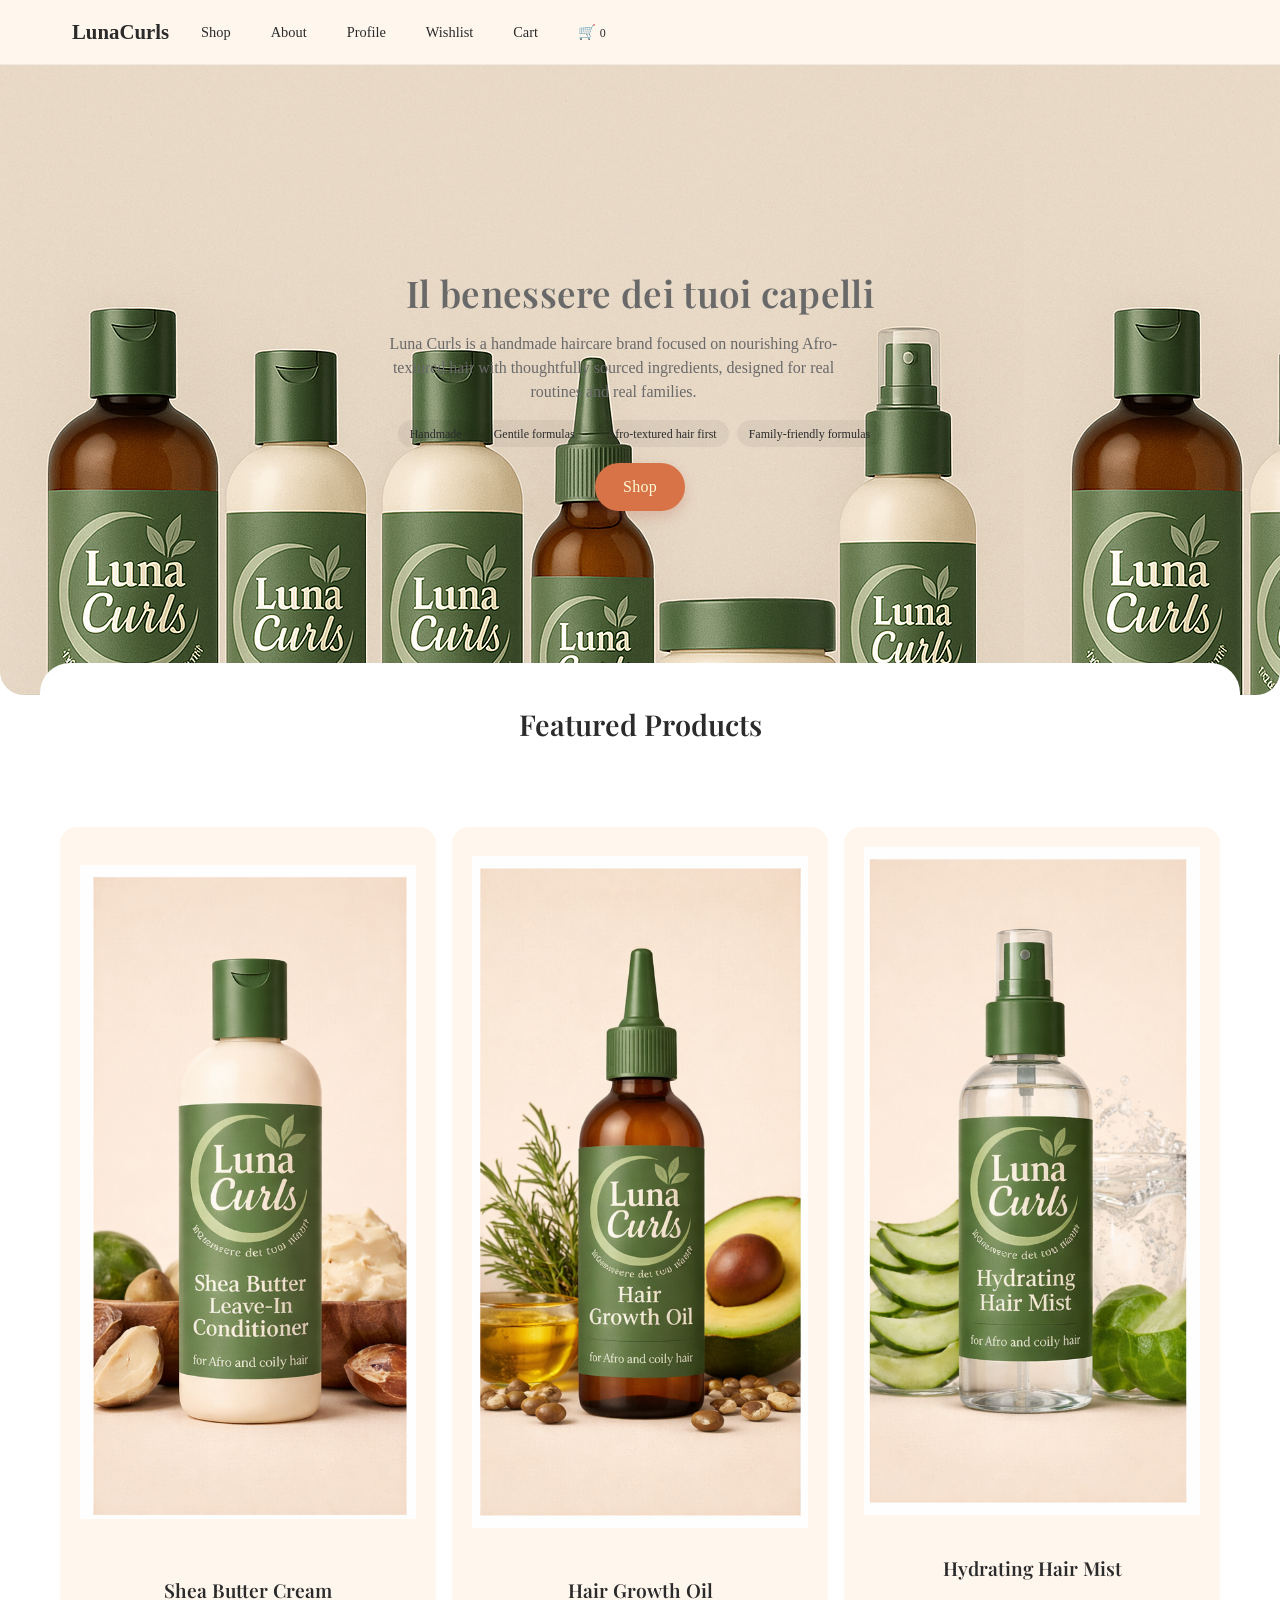
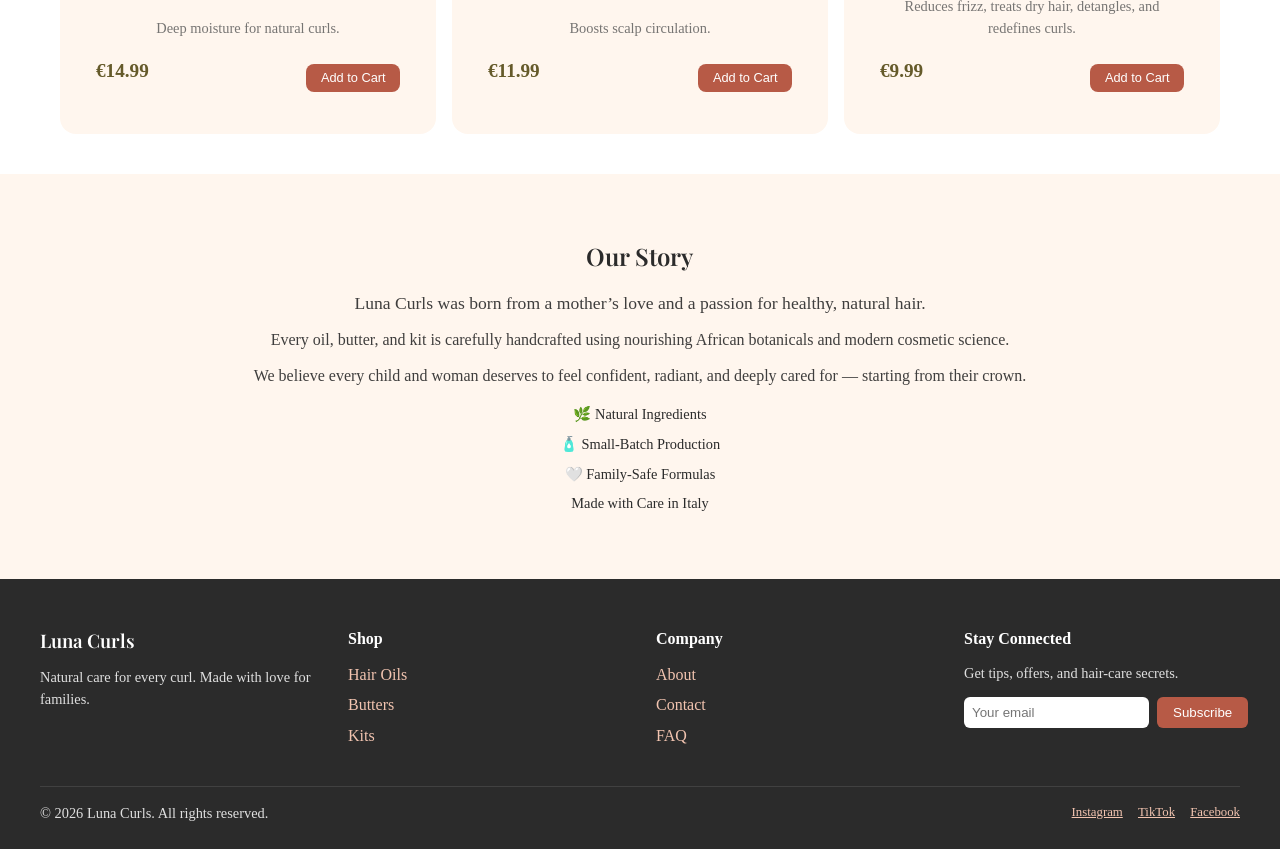
<file: index.html>
<!DOCTYPE html>
<html lang="en">
<head>
    <meta charset="UTF-8">
    <meta name="viewport" content="width=device-width, initial-scale=1.0">
    <link rel="stylesheet" href="style.css">
    <link href="https://fonts.googleapis.com/css2?family=Playfair+Display:wght@500;600;700&family=Inter:wght@400;500;600&display=swap" rel="stylesheet">
    <title>LunaCurls</title>
</head>
<body>
    <!--HEADER/NAV-->
<header class="site-header">
    <nav class="nav" aria-label="Main navigation">

      <a href="index.html" class="logo">LunaCurls</a>

      <input type="checkbox" id="menu-toggle"> 
      <label class="menu-btn" for="menu-toggle">☰</label>


      <ul class="nav-links">
        <li><a href="#products">Shop</a></li>
        <li><a href="#about">About</a></li>
        <li><a href="#profile">Profile</a></li>
        <li><a href="#wishlist">Wishlist</a></li>
        <li><a href="#cart">Cart</a></li>
        
        <li class="nav-search">
          <input type="search" placeholder="Search" aria-label="Search products" />
        </li>
        
        <li>
          <a aria-label="Cart" class="cart-btn">
          🛒 <span class="cart-count">0</span>
        </a>
      </li>
      </ul>
    </nav>
  </header>


<!--Main-->
<main>
<!--Hero-Section-->
    <section class="hero">
    <div class="hero-inner">
              <div class="hero-content">
            <h1>Il benessere dei tuoi capelli</h1>
            <p class="hero-bio">
               Luna Curls is a handmade haircare brand focused on nourishing Afro-textured hair with thoughtfully sourced ingredients, designed for real routines and real families.
            </p>

            <ul class="hero-values">
                <li>Handmade</li>
                <li>Gentile formulas</li>
                <li>Afro-textured hair first</li>
                <li>Family-friendly formulas</li>
            </ul>
            <a href="productpage.html" class="btn-primary" aria-label="Shop LunaCurls Hair Products">
                Shop
            </a>
        </div>
     </div>
    </section>


<!--FEATURED PRODUCTS-->
    <section id="products" aria-labelledby="products-title" class="products">
      <h2 id="products-title">Featured Products</h2>

    <div class="product-grid">

        <article class="product-card">
            <img class="product-img" src="./images/shea-butter.png" alt="Shea Butter Hair Cream">

            <div class="product-info">
            <h3>Shea Butter Cream</h3>
            <p class="product-desc">Deep moisture for natural curls.</p>

            <div class="product-bottom">
            <span class="price">€14.99</span>
            <button class="add-cart">Add to Cart</button>
        </div>
      </div>
    </article>
        

     <article class="product-card">
      <img class="product-img" src="./images/hair-oil.png" alt="Hair Growth Oil">
      <div class="product-info">
        <h3>Hair Growth Oil</h3>
        <p class="product-desc">Boosts scalp circulation.</p>
        <div class="product-bottom">
          <span class="price">€11.99</span>
          <button class="add-cart">Add to Cart</button>
        </div>
      </div>
    </article>



     <article class="product-card">
      <img class="product-img" src="./images/hair-mist.png" alt="Hydrating Hair Mist">

      <div class="product-info">
        <h3>Hydrating Hair Mist</h3>
        <p class="product-desc">Reduces frizz, treats dry hair, detangles, and redefines curls.</p>

        <div class="product-bottom">
          <span class="price">€9.99</span>
          <button class="add-cart">Add to Cart</button>
        </div>
      </div>
    </article>

      </div>
    </section>

  <!-- ABOUT -->
  <section class="about" id="about">
    <div class="about-inner">

    <div class="about-text">
      <h2>Our Story</h2>

      <p class="about-lead">
        Luna Curls was born from a mother’s love
        and a passion for healthy, natural hair.
      </p>

      <p>
        Every oil, butter, and kit is carefully handcrafted
        using nourishing African botanicals and modern
        cosmetic science.
      </p>

      <p>
        We believe every child and woman deserves
        to feel confident, radiant, and deeply cared for —
        starting from their crown.
      </p>

      <ul class="about-values">
        <li>🌿 Natural Ingredients</li>
        <li>🧴 Small-Batch Production</li>
        <li>🤍 Family-Safe Formulas</li>
        <li> Made with Care in Italy</li>
      </ul>
    </div>
  </div>
</section>

</main>


  <!-- FOOTER -->
  <footer class="footer">

  <div class="footer-inner">

    <!-- Brand -->
    <div class="footer-brand">
      <h3>Luna Curls</h3>

      <p>
        Natural care for every curl.
        Made with love for families.
      </p>
    </div>

    <!-- Navigation -->
    <nav class="footer-nav" aria-label="Footer Navigation">

      <h4>Shop</h4>
      <ul>
        <li><a href="#">Hair Oils</a></li>
        <li><a href="#">Butters</a></li>
        <li><a href="#">Kits</a></li>
      </ul>

    </nav>

    <nav class="footer-nav">

      <h4>Company</h4>
      <ul>
        <li><a href="#about">About</a></li>
        <li><a href="#contact">Contact</a></li>
        <li><a href="#faq">FAQ</a></li>
      </ul>

    </nav>

    <!-- Newsletter -->
    <div class="footer-newsletter">

      <h4>Stay Connected</h4>

      <p>
        Get tips, offers, and hair-care secrets.
      </p>

      <form>
        <input
          type="email"
          placeholder="Your email"
          required>

        <button type="submit">
          Subscribe
        </button>
      </form>

    </div>

  </div>

  <!-- Bottom -->
  <div class="footer-bottom">

    <p>© 2026 Luna Curls. All rights reserved.</p>

    <div class="socials">
      <a href="#instagram">Instagram</a>
      <a href="#tiktok">TikTok</a>
      <a href="#facebook">Facebook</a>
    </div>
  </div>
</footer>

</body>
</html>
</file>
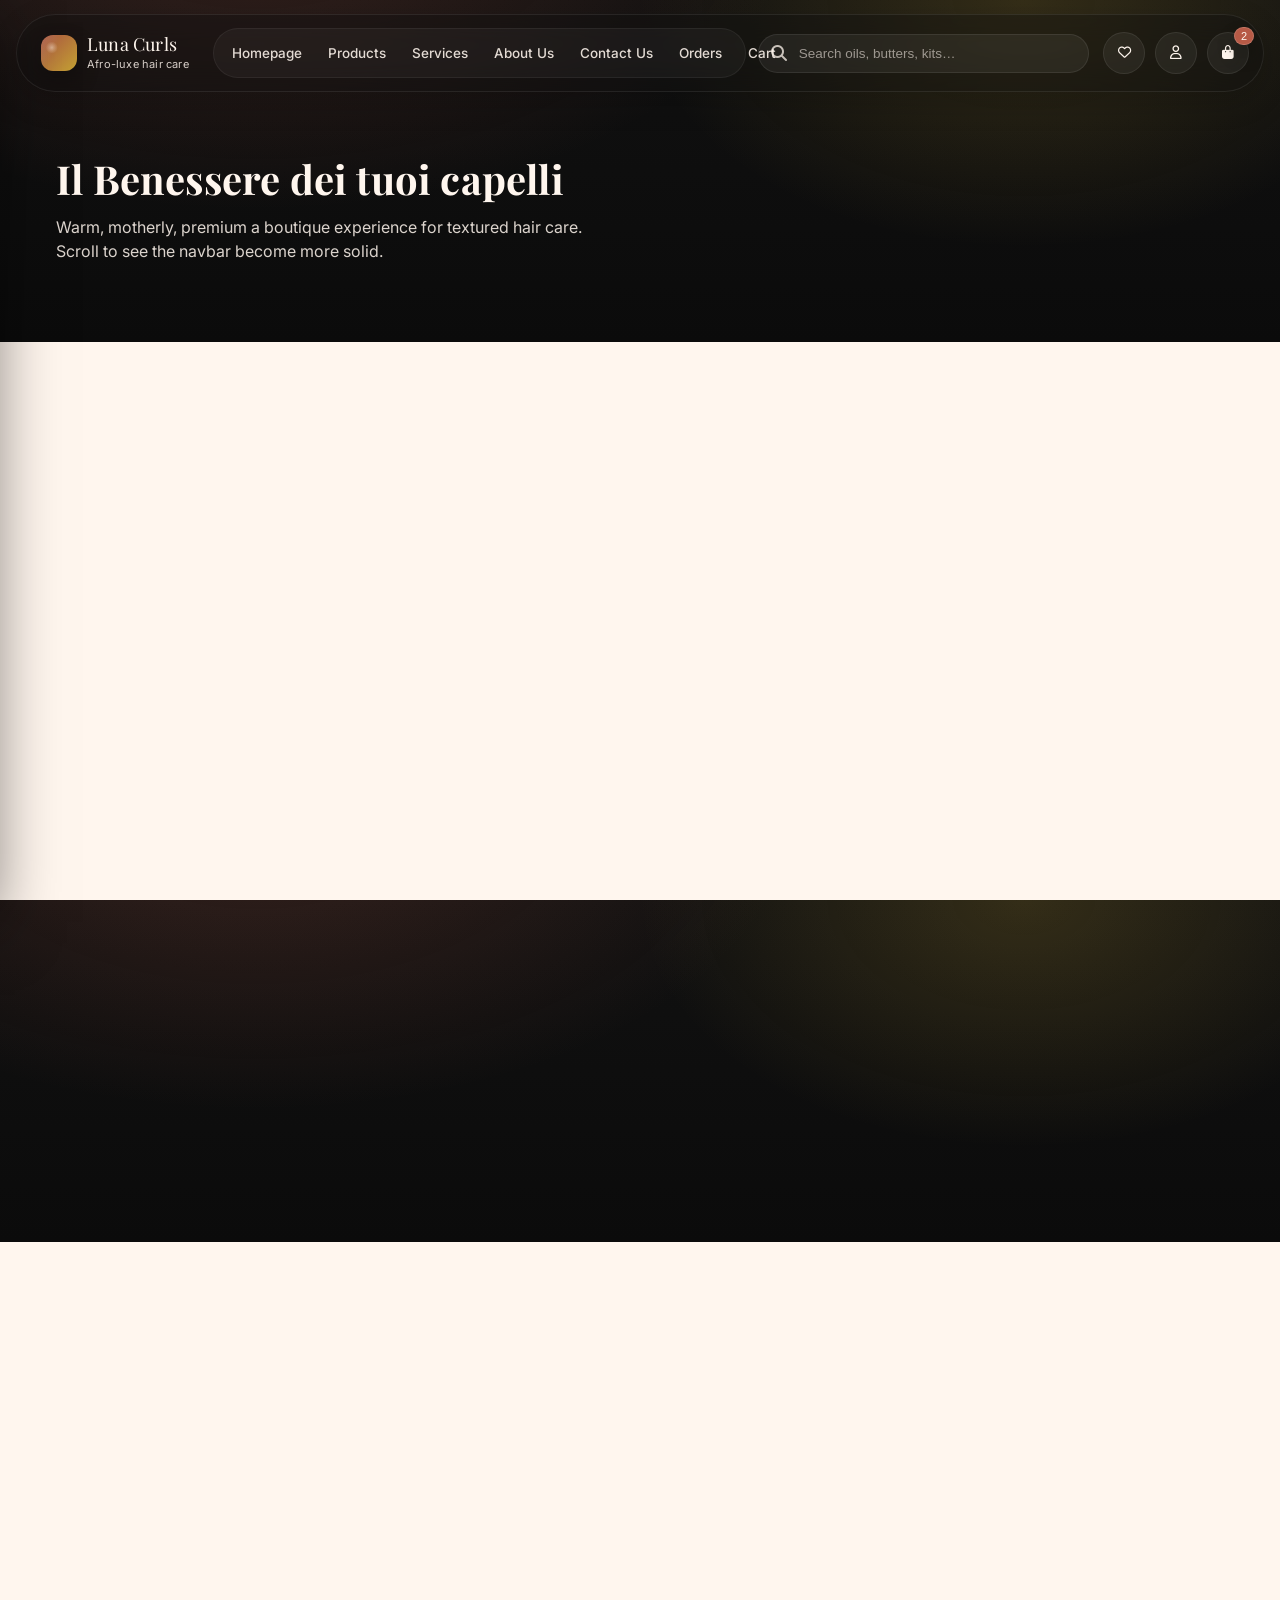
<file: e-commerce LUNA CURLS/index.html>
<!doctype html>
<html lang="it">
<head>
  <meta charset="UTF-8" />
  <meta name="viewport" content="width=device-width, initial-scale=1.0"/>
  <title>Luna Curls</title>
  <link rel="preconnect" href="https://fonts.googleapis.com">
  <link rel="preconnect" href="https://fonts.gstatic.com" crossorigin>
  <link href="https://fonts.googleapis.com/css2?family=Inter:wght@400;500;600&family=Playfair+Display:wght@500;600;700&display=swap" rel="stylesheet">
  <link rel="stylesheet" href="https://cdnjs.cloudflare.com/ajax/libs/font-awesome/6.5.0/css/all.min.css"/>
  <link rel="stylesheet" href="css/style.css" />
  <script type="text/javascript" src="js/script.js"></script>
</head>

<body>
  <!-- Side drawer -->
  <div class="overlay" id="overlay"></div>

  <aside class="drawer" id="drawer" aria-hidden="true">

    <header>

      <div class="drawer-brand">
        <div class="logo-mark" aria-hidden="true"></div>
        <div>
          <div class="drawer-title">Luna Curls</div>
          <div class="drawer-subtitle">Afro-luxe hair care</div>
        </div>
      </div>

      <button class="close" id="closeDrawer" aria-label="Close menu" type="button">
        <i class="fa-solid fa-xmark"></i>
      </button>
    </header>

    <div class="section-title">Shop</div>
    <a href="#"><i class="fa-solid fa-house"></i> Homepage</a>
    <a href="#"><i class="fa-solid fa-bag-shopping"></i> Products</a>
  <a href="#"><i class="fa-solid fa-star"></i> Services</a>
    <a href="#"><i class="fa-solid fa-box"></i> Orders</a>
    <a href="#"><i class="fa-solid fa-cart-shopping"></i> Cart</a>

    <div class="section-title">Company</div>
    <a href="#"><i class="fa-regular fa-circle-question"></i> About Us</a>
    <a href="#"><i class="fa-regular fa-envelope"></i> Contact Us</a>

    <div class="section-title">Account</div>
    <a href="#"><i class="fa-regular fa-heart"></i> Wish List</a>
    <a href="#"><i class="fa-regular fa-user"></i> Profile</a>

    <div class="note">
      <strong>Il Benessere dei tuoi capelli</strong><br/>
      Oli, burri e kit creati con cura — premium, accessibile, e caldo come casa.
    </div>
  </aside>


  <div class="nav-wrap" id="navWrap">
    <nav class="navbar" aria-label="Primary navigation">
      <div class="left">
        <!-- solo tablet/phone -->
        <button class="hamburger" id="openDrawer" aria-label="Open menu" type="button">
          <i class="fa-solid fa-bars"></i>
        </button>

        <a class="brand" href="#">
          <span class="logo-mark" aria-hidden="true"></span>
          <span>
            <span class="title">Luna Curls</span>
            <span class="subtitle">Afro-luxe hair care</span>
          </span>
        </a>
      </div>

      <div class="center">
        <!-- Desktop solo (e no tablet/phone) -->
        <div class="nav-links" aria-label="Quick links">
          <a href="#">Homepage</a>
          <a href="#">Products</a>
          <a href="#">Services</a>
          <a href="#">About Us</a>
          <a href="#">Contact Us</a>
          <a href="#">Orders</a>
          <a href="#">Cart</a>
        </div>

        <label class="search" aria-label="Search">
          <i class="fa-solid fa-magnifying-glass"></i>
          <input type="search" placeholder="Search oils, butters, kits…" />
        </label>
      </div>

      <div class="right">
        <button class="icon-btn" aria-label="Wish list" type="button">
          <i class="fa-regular fa-heart"></i>
        </button>

        <button class="icon-btn" aria-label="Profile" type="button">
          <i class="fa-regular fa-user"></i>
        </button>

        <div class="cart-wrap">
          <button class="icon-btn" aria-label="Cart" type="button">
            <i class="fa-solid fa-bag-shopping"></i>
            <span class="badge" id="cartCount">2</span>
          </button>

          <!-- Mini cart provisorioi -->
          <div class="mini-cart" role="dialog" aria-label="Cart preview">
            <h4>Cart preview</h4>

            <div class="mini-item">
              <div class="mini-thumb" aria-hidden="true"></div>
              <div class="mini-meta">
                <div class="name">Oilio di capelli</div>
                <div class="sub">50ml • alla mano</div>
                <div class="price">€14,90</div>
              </div>
              <div class="mini-qty">x1</div>
            </div>

            <div class="mini-item">
              <div class="mini-thumb" aria-hidden="true"></div>
              <div class="mini-meta">
                <div class="name">Shea Butter </div>
                <div class="sub">120g • per bambino</div>
                <div class="price">€18,50</div>
              </div>
              <div class="mini-qty">x1</div>
            </div>

            <div class="mini-actions">
              <button class="btn btn-outline" type="button">View cart</button>
              <button class="btn btn-solid" type="button">Checkout</button>
            </div>
          </div>
        </div>
      </div>
    </nav>
  </div>

  <!-- content -->
  <section class="demo-hero">
    <div>
      <h1>Il Benessere dei tuoi capelli</h1>
      <p>
        Warm, motherly, premium a boutique experience for textured hair care.
        Scroll to see the navbar become more solid.
      </p>
    </div>
  </section>
</body>
</html>
</file>
<file: style.css>
:root {
  --brand-primary: #B75A46;   
  --brand-cream: #FFF6EE;     
  --brand-dark: #2B2B2B;      
  --brand-soft: #F2E2D4;      
}


* {
  box-sizing: border-box;
  margin: 0;
  padding: 0;
} 


body {
  font-family: "inter" system-ui, sans-serif;
  line-height: 1.5;
  color:var(--brand-dark);
  background: #fff;
}

h1, h2, h3 {
  font-family: "Playfair Display", serif;
  font-weight: 600;
}

.site-header {
  position: sticky;
  top: 0;
  background: var(--brand-cream);
  backdrop-filter: blur(6px);
  border-bottom: 1px solid rgba(0, 0, 0, 0.05);
  z-index: 1000;
}

.nav {
  max-width: 1200px;
  min-height: 64px;
  margin: 0 auto;
  padding: 0.75rem 1rem;
  display: flex;
  align-items: center;
  justify-content: space-between;
  position: relative;
}

.logo {
  font-weight: 700;
  font-size: 1.1rem;
  text-decoration: none;
  color: var(--brand-dark);
}

.nav-links {
  position: fixed;
  top: 64px;
  left: 0;
  width: 100%;
  height: calc(100vh - 64px);
  background: var(--brand-cream);
  padding: 2rem;
  display: flex;
  list-style: none;
  gap: 1.25rem;
  flex-direction: column;
  transform: translateX(-100%);
  transition: transform 0.3s ease;
}

.nav-links a {
  font-size: 1.1rem;
  font-weight: 500;
  color: var(--brand-dark);
  text-decoration: none;
}

.nav-search input {
width: 100%;
  padding: 0.4rem 0.6rem;
  border-radius: 999px;
  border: 1px solid #ddd;
}


#menu-toggle:checked ~ .nav-links {
  transform: translateX(0);
}

#menu-toggle {
display: none;
}

.menu-btn{
  font-size: 1.6rem;
  cursor: pointer;
}

.cart-count {
  font-size: 0.75rem;
}


.hero {
    min-height: 70vh;
    display: flex;
    align-items: center;
    justify-content: space-between;
    gap: 1.5rem;
    background-color: #fff6ee;
    color: #2b2b2b;
    box-shadow: inset 0 -1px 0 rgba(0,0,0,0.04);
    background-image: url(images/productbundlekit.png);
    border-bottom-left-radius: 24px;
    border-bottom-right-radius: 24px;
}

.hero-bio {
    margin-top: 0.75rem;
    max-width: 32ch;
    color: dimgray;
}

.hero-values {
  display: flex;
  gap: 0.5rem;
  margin-top: 1rem;
  list-style: none;
  font-size: 0.75rem;
}

.hero-values li {
  background-color: rgba(0, 0, 0, 0.05);
  padding: 0.3rem 0.75rem;
  border-radius: 999px;
}


.hero-inner {
  max-width: 1200px;
  margin: 0 auto;
  padding: 4rem 1.5rem 3rem;
  display: flex;
  gap: 1.5rem;
  align-items: center;
}

.hero-image {
    flex:0.8;
}

.hero-image img{
    width: 100%;
    max-width: 160px;
    border-radius: 10px;
}

.hero-content {
    flex: 1.2;
}

.hero-content h1 {
    font-size: 1.9rem;
    letter-spacing: 0.3px;
    color: dimgray;
}

.hero-content p{
    margin-top: 0.75rem;
    max-width: 90%;
}


.hero-content a:hover {
    background-color: #d6b588;
}

.hero-content a {
    background-color: #d87348;
    color: #fdfbd4;
}

.btn-primary {
    display: inline-block;
    margin-top: 1rem; 
    padding: 0.75rem 1.75rem;
    text-decoration: none;
    background-color: #b75a46;
    color: #fff;
    border-radius: 999px;
    font-weight: 500;
    letter-spacing: 0.3px;
    box-shadow: 0 6px 14px rgba(183, 90, 70, 0.25);
}

.products {
  padding: 4rem 1.5rem;
  max-width: 1200px;
  margin: auto;
  padding: 40px 20px;
  display: grid;
  gap: 25px;
  background: #fff;
  border-top-left-radius: 30px;
  border-top-right-radius: 30px;
  margin-top: -2rem;
  position: relative;
  z-index: 2;
  grid-template-columns: 1fr;

}

.products h2 {
  text-align: center;
  font-size: 1.8rem;
  margin-bottom: 2rem;
}


.product-grid {
  display: grid;
  grid-template-columns: repeat(auto-fit, minmax(160px, 1fr));
  gap: 1rem;
  margin-top: 1.5rem;
}

.product-card {
  background: var(--brand-cream);
  border-radius: 16px;
  overflow: hidden;
  padding: 20px;
  text-align: center;
  box-shadow: 0 5x 15px rgba(0,0,0,0.08);
  display: flex;
  flex-direction: column;
  justify-content: space-between;
  gap: 0.5rem;
  transition: transform 0.2s ease,
              box-shadow 0.2s ease;
}

.product-card:hover {
  transform: translateY(-4px);
  box-shadow: 0 12px 28px rgba(0,0,0,0.12);
}

.product-card img {
    width: 100%;
    height: 220%;
    object-fit: contain;
    margin-bottom: 15px;
}

.product-info {
  padding: 1rem;
  display: flex;
  flex-direction: column;
  gap: 0.5rem;
  flex: 1;
}

.product-info h3 {
  font-size: 1.2rem;
  margin-bottom: 5px;
}

.product-desc {
  font-size: 0.9rem;
  margin-bottom: 10px;
  color: #555;
  opacity: 0.8;
}

.product-bottom {
  margin-top: auto;
  display: flex;
  align-items: center;
  justify-content: space-between;
}

.price {
  font-size: 1.2rem;
  font-weight: 600;
  color: #655a2a;
  margin-bottom: 12px;
}


.add-cart {
  border: none;
  background: #b75a46;
  color: #fff;
  padding: 0.4rem 0.9rem;
  border-radius: 8px;
  font-size: 0.8rem;
  cursor: pointer;
  transition: background 0.2s ease,
              transform 0.1s ease;
}

.add-cart:hover {
  background: #9e4a39;
  transform: scale(1.05);
}

.about {
  background: var(--brand-cream);
  padding: 4rem 1.5rem;
  }

.about-inner {
  max-width: 1200px;
  margin: 0 auto;
  display: flex;
  gap: 2rem;
  align-items: center;
}

.about-text {
  flex: 1;
}

.about-text h2 {
  margin-bottom: 1rem;
}

.about-lead {
  font-weight: 500;
  font-size: 1.1rem;
  margin-bottom: 0.75rem;
}

.about-text p {
  margin-bottom: 0.75rem;
  opacity: 0.9;
}

.about-values {
  margin-top: 1rem;
  list-style: none;
  display: grid;
  grid-template-columns: repeat(2, 1fr);
  gap: 0.5rem;
  font-size: 0.9rem;
}

.about-image {
  flex: 1;
  display: flex;
  justify-content: center;
}


.footer {
  background: var(--brand-dark);
  color: #fff;
  padding: 3rem 1.5rem 1.5rem;
}

.footer-inner {
  max-width: 1200px;
  margin: 0 auto;
  display: grid;
  grid-template-columns: repeat(auto-fit, minmax(200px,1fr));
  gap: 2rem;
}

.footer h3,
.footer h4 {
  margin-bottom: 0.75rem;
}

.footer p {
  opacity: 0.85;
  font-size: 0.9rem;
}

.footer-nav ul {
  list-style: none;
}

.footer-nav li {
  margin-bottom: 0.4rem;
}

.footer-nav a {
  color: #f2c4b0;
  text-decoration: none;
}

.footer-nav a:hover {
  text-decoration: underline;
}


.footer-newsletter form {
  margin-top: 0.75rem;
  display: flex;
  gap: 0.5rem;
}

.footer-newsletter input {
  flex: 1;
  padding: 0.5rem;
  border-radius: 6px;
  border: none;
}

.footer-newsletter button {
  background: var(--brand-primary);
  color: #fff;
  border: none;
  border-radius: 6px;
  padding: 0.5rem 1rem;
  cursor: pointer;
}


.footer-bottom {
  max-width: 1200px;
  margin: 2rem auto 0;
  padding-top: 1rem;
  border-top: 1px solid rgba(255,255,255,0.1);
  display: flex;
  justify-content: space-between;
  flex-wrap: wrap;
  font-size: 0.8rem;
}

.socials a {
  margin-left: 0.75rem;
  color: #f2c4b0;
}


/* tablet*/
@media (min-width: 768px) {

  .nav-search {
    display: none;
  }

  .nav-actions {
    gap: 0.5rem;
  }

  .logo {
    font-size: 1rem;
  }
     .nav-links {
    display: flex;
    position: static;
    height: auto;
    transform: none;
    flex-direction: row;
    background: transparent;
    padding: 0;
    gap: 2rem;
    margin-left: auto;
  }


  .nav-links a {
    font-size: 0.9rem;
    text-decoration: none;
    color: var(--brand-dark);
    font-weight: 500;
    font-size: 0.9rem;
    position: relative;
    padding: 0.25rem 0;
    transition: color 0.2s ease;
  }

  .nav-links a::after {
  content: "";
  position: absolute;
  left: 0;
  bottom: -4px;
  width: 0;
  height: 2px;
  background: var(--brand-primary);
  transition: width 0.2s ease;
  }

  .nav-links a:hover {
  color: var(--brand-primary);
}

.nav-links a:hover::after {
  width: 100%;
}

  .menu-btn {
    display: none;
  }

  .hero-content h1 {
    font-size: 2.3rem;
  } 

  .about-inner {
    flex-direction: column;
    text-align: center;
  }

  .about-values {
    grid-template-columns: 1fr;
  }

  .hero-inner {
    flex-direction: column;
    text-align: center;
  }

  .hero-content {
    align-items: center;
  }

  .hero-values {
    justify-content: center;
  }

  .btn-primary {
    align-self: center;
  }

}



/* desktop*/
@media (min-width: 1024px) {
  .nav {
    padding: 1rem 2rem;
    gap: 2rem;
  }

.nav-links {
  gap: 2.5rem;
}

  .logo {
    font-size: 1.3rem;
  }
    .hero-image img {
        max-width: 360px;
    }
    
  .hero-content {
    max-width: 50%;
  }

  .nav-links a {
    text-decoration: none;
    color: var(--brand-dark);
    font-weight: 500;
    font-size: 0.9rem;
    position: relative;
    padding: 0.25rem 0;
    transition: color 0.2s ease;
  }

  .nav-links a::after {
  content: "";
  position: absolute;
  left: 0;
  bottom: -4px;
  width: 0;
  height: 2px;
  background: var(--brand-primary);
  transition: width 0.2s ease;
  }

  .nav-links a:hover {
  color: var(--brand-primary);
}

.nav-links a:hover::after {
  width: 100%;
}


}
</file>
<file: e-commerce LUNA CURLS/css/style.css>
:root{
  --terracotta:#B75A46;
  --cream:#FFF6EE;
  --charcoal:#151515;
  --nav:#0f0f0f;
  --hover:#d4af37;

  --radius:16px;
  --shadow: 0 12px 40px rgba(0,0,0,.18);
  --border: 1px solid rgba(255,255,255,.08);
}

*{ box-sizing:border-box; }
html,body{ height:100%; }

body{
  margin:0;
  font-family: Inter, system-ui, -apple-system, Segoe UI, Roboto, Arial, sans-serif;
  color:var(--charcoal);
  background:
    radial-gradient(900px 500px at 20% -10%, rgba(183,90,70,.22), transparent 60%),
    radial-gradient(700px 450px at 80% 0%, rgba(212,175,55,.18), transparent 55%),
    linear-gradient(180deg, #111 0%, #0b0b0b 38%, var(--cream) 38%, var(--cream) 100%);
  min-height:200vh;
}


.nav-wrap{
  position:sticky;
  top:0;
  z-index:900;
  padding: 14px 16px;
  transition: padding .25s ease;
}

.navbar{
  max-width: 1320px; /* bigger for desktop breathing room */
  margin:0 auto;
  background: rgba(15,15,15,.35);
  backdrop-filter: blur(14px);
  -webkit-backdrop-filter: blur(14px);
  border: var(--border);
  border-radius: 999px;
  box-shadow: 0 10px 30px rgba(0,0,0,.18);
  display:flex;
  align-items:center;
  justify-content:space-between;
  gap:14px;
  padding: 12px 14px;
  transition: background .25s ease, transform .25s ease, border .25s ease;
}

.nav-solid .navbar{
  background: rgba(15,15,15,.78);
  border: 1px solid rgba(255,255,255,.12);
  transform: translateY(0);
}

/* Base flex groups */
.left, .center, .right{
  display:flex;
  align-items:center;
  gap:12px;
}

/*fix desktop overflow behavior */
.left{ flex: 0 0 auto; }
.right{ flex: 0 0 auto; }

/* Center takes remaining space but can shrink */
.center{
  flex: 1 1 auto;
  min-width: 0; /* to prevent pushing right icons */
}


.brand{
  display:flex;
  align-items:center;
  gap:10px;
  color:var(--cream);
  text-decoration:none;
  padding:8px 10px;
  border-radius: 999px;
  transition: background .2s ease;
  user-select:none;
  flex: 0 0 auto;
  white-space: nowrap;
}
.brand:hover{ background: rgba(255,255,255,.06); }

.logo-mark{
  width:36px; height:36px;
  border-radius: 12px;
  background:
    radial-gradient(10px 10px at 30% 35%, rgba(255,246,238,.45), transparent 60%),
    linear-gradient(135deg, rgba(183,90,70,.92), rgba(212,175,55,.92));
  box-shadow: 0 10px 22px rgba(0,0,0,.25);
  position:relative;
  overflow:hidden;
  flex: 0 0 auto;
}
.logo-mark:after{
  content:"";
  position:absolute;
  inset:-40%;
  background: linear-gradient(90deg, transparent, rgba(255,255,255,.22), transparent);
  transform: rotate(25deg) translateX(-60%);
  animation: shimmer 4.5s ease-in-out infinite;
}
@keyframes shimmer{
  0%,55%{ transform: rotate(25deg) translateX(-60%); opacity:.0; }
  60%{ opacity:.35; }
  100%{ transform: rotate(25deg) translateX(60%); opacity:0; }
}

.brand .title{
  font-family:"Playfair Display", serif;
  font-size: 18px;
  letter-spacing:.2px;
  line-height:1;
}
.brand .subtitle{
  display:block;
  font-size: 11px;
  opacity:.82;
  margin-top:2px;
  letter-spacing:.2px;
}

/* Hamburger: hidden on desktop by default */
.hamburger{
  width:42px; height:42px;
  border-radius: 999px;
  border: var(--border);
  background: rgba(255,255,255,.06);
  color:var(--cream);
  display:none; /* only tablet/phone */
  place-items:center;
  cursor:pointer;
  transition: transform .15s ease, background .2s ease, border .2s ease;
  flex: 0 0 auto;
}
.hamburger:hover{
  background: rgba(255,255,255,.10);
  border: 1px solid rgba(212,175,55,.35);
  transform: translateY(-1px);
}

/* Desktop nav links */
.nav-links{
  display:flex;
  align-items:center;
  gap:2px;
  padding:6px;
  border-radius: 999px;
  background: rgba(255,255,255,.04);
  border: 1px solid rgba(255,255,255,.06);
  white-space: nowrap;
  flex: 0 1 auto;
  min-width: 0;
}
.nav-links a{
  color: rgba(255,246,238,.88);
  text-decoration:none;
  padding:10px 12px;
  border-radius: 999px;
  font-weight:500;
  font-size: 13.5px;
  transition: background .2s ease, color .2s ease, transform .2s ease;
}
.nav-links a:hover{
  color: var(--hover);
  background: rgba(212,175,55,.12);
  transform: translateY(-1px);
}

/* (limit width so it doesn’t swallow icons) */
.search{
  display:flex;
  align-items:center;
  gap:10px;
  border-radius: 999px;
  padding: 10px 12px;
  background: rgba(255,255,255,.06);
  border: 1px solid rgba(255,255,255,.08);

  flex: 1 1 360px;   /* can grow but controlled */
  max-width: 420px;  
  min-width: 240px;

  transition: border .2s ease, background .2s ease, transform .2s ease;
}
.search:focus-within{
  border: 1px solid rgba(212,175,55,.55);
  background: rgba(255,255,255,.08);
  transform: translateY(-1px);
}
.search i{ color: rgba(255,246,238,.75); }
.search input{
  width:100%;
  border:none;
  outline:none;
  background:transparent;
  color: var(--cream);
  font-size: 13.5px;
}
.search input::placeholder{ color: rgba(255,246,238,.55); }

.right{ gap:10px; }

.icon-btn{
  width:42px; height:42px;
  border-radius: 999px;
  border: var(--border);
  background: rgba(255,255,255,.06);
  color: var(--cream);
  display:grid;
  place-items:center;
  cursor:pointer;
  transition: transform .15s ease, background .2s ease, border .2s ease, color .2s ease;
  position:relative;
  flex: 0 0 auto;
}
.icon-btn:hover{
  background: rgba(212,175,55,.12);
  border: 1px solid rgba(212,175,55,.35);
  color: var(--hover);
  transform: translateY(-1px);
}

.badge{
  position:absolute;
  top: -6px;
  right: -6px;
  min-width: 18px;
  height: 18px;
  padding: 0 6px;
  border-radius: 999px;
  background: var(--terracotta);
  color: var(--cream);
  font-size: 11px;
  display:flex;
  align-items:center;
  justify-content:center;
  box-shadow: 0 10px 18px rgba(0,0,0,.25);
  border: 1px solid rgba(255,255,255,.16);
  transform: scale(1);
  transition: transform .2s ease;
}
.icon-btn:hover .badge{ transform: scale(1.05); }

/* Mini cart dropdown */
.cart-wrap{
  position:relative;
}
.mini-cart{
  position:absolute;
  top: 54px;
  right: 0;
  width: 340px;
  border-radius: var(--radius);
  background: rgba(15,15,15,.92);
  color: var(--cream);
  border: 1px solid rgba(255,255,255,.10);
  box-shadow: var(--shadow);
  padding: 14px;
  opacity:0;
  transform: translateY(-6px);
  pointer-events:none;
  transition: opacity .18s ease, transform .18s ease;
}
.cart-wrap:hover .mini-cart,
.cart-wrap:focus-within .mini-cart{
  opacity:1;
  transform: translateY(0);
  pointer-events:auto;
}
.mini-cart h4{
  font-family:"Playfair Display", serif;
  margin: 0 0 10px;
  font-size: 16px;
  letter-spacing:.2px;
}
.mini-item{
  display:flex;
  gap:12px;
  padding:10px 0;
  border-top: 1px solid rgba(255,255,255,.10);
}
.mini-thumb{
  width:54px; height:54px;
  border-radius: 14px;
  background: rgba(255,246,238,.10);
  border: 1px solid rgba(255,255,255,.08);
  position:relative;
  overflow:hidden;
}
.mini-thumb:after{
  content:"";
  position:absolute;
  inset:0;
  background: radial-gradient(20px 20px at 35% 30%, rgba(212,175,55,.35), transparent 60%),
              radial-gradient(18px 18px at 70% 70%, rgba(183,90,70,.35), transparent 60%);
  opacity:.9;
}
.mini-meta{
  flex:1;
  display:flex;
  flex-direction:column;
  gap:4px;
}
.mini-meta .name{ font-weight:600; font-size: 13px; }
.mini-meta .sub{ opacity:.75; font-size: 12px; }
.mini-meta .price{ font-weight:600; color: var(--hover); font-size: 13px; }
.mini-qty{ opacity:.7; font-size:12px; }

.mini-actions{
  display:flex;
  gap:10px;
  margin-top:12px;
}
.btn{
  flex:1;
  border:none;
  cursor:pointer;
  border-radius: 999px;
  padding: 10px 12px;
  font-weight:600;
  font-size: 13px;
  transition: transform .15s ease, filter .2s ease, background .2s ease;
}
.btn:hover{ transform: translateY(-1px); }
.btn-outline{
  background: transparent;
  color: var(--cream);
  border: 1px solid rgba(255,255,255,.14);
}
.btn-outline:hover{ border-color: rgba(212,175,55,.45); }
.btn-solid{
  background: linear-gradient(135deg, rgba(183,90,70,.95), rgba(212,175,55,.92));
  color: #0b0b0b;
}

/* ====== SIDE DRAWER ====== */
.overlay{
  position:fixed;
  inset:0;
  background: rgba(0,0,0,.55);
  opacity:0;
  pointer-events:none;
  transition: opacity .2s ease;
  z-index: 2000;
}

.drawer{
  position:fixed;
  top:0; left:0;
  height:100dvh;
  width: 320px;
  max-width: 85vw;
  background: rgba(15,15,15,.96);
  border-right: 1px solid rgba(255,255,255,.10);
  box-shadow: 0 22px 60px rgba(0,0,0,.5);
  transform: translateX(-102%);
  transition: transform .22s ease;
  z-index: 2001;
  padding: 18px;
  color: var(--cream);
  overflow-y: auto;
}

.drawer header{
  display:flex;
  justify-content:space-between;
  align-items:center;
  margin-bottom: 14px;
}

.drawer-brand{
  display:flex;
  align-items:center;
  gap:10px;
}
.drawer-title{
  font-family:"Playfair Display", serif;
  font-size:18px;
  line-height:1;
}
.drawer-subtitle{
  opacity:.8;
  font-size:12px;
  margin-top:2px;
}

.drawer .close{
  width:40px; height:40px;
  border-radius: 999px;
  background: rgba(255,255,255,.06);
  border: 1px solid rgba(255,255,255,.10);
  color: var(--cream);
  cursor:pointer;
  transition: transform .15s ease, border .2s ease, color .2s ease;
}
.drawer .close:hover{
  border-color: rgba(212,175,55,.45);
  transform: rotate(2deg) translateY(-1px);
  color: var(--hover);
}

.drawer a{
  display:flex;
  align-items:center;
  gap:10px;
  padding: 12px 12px;
  border-radius: 14px;
  text-decoration:none;
  color: rgba(255,246,238,.9);
  border: 1px solid transparent;
  transition: background .2s ease, border .2s ease, transform .2s ease, color .2s ease;
  margin: 6px 0;
  font-weight: 600;
  font-size: 14px;
}
.drawer a:hover{
  background: rgba(212,175,55,.10);
  border-color: rgba(212,175,55,.28);
  transform: translateX(2px);
  color: var(--hover);
}

.drawer .section-title{
  font-family:"Playfair Display", serif;
  margin: 16px 6px 8px;
  opacity:.9;
  letter-spacing:.2px;
}

.drawer .note{
  margin-top: 14px;
  padding: 12px;
  border-radius: 16px;
  background: rgba(255,246,238,.06);
  border: 1px solid rgba(255,255,255,.08);
  font-size: 12.5px;
  line-height: 1.35;
  color: rgba(255,246,238,.85);
}
.drawer .note strong{ color: var(--hover); }

.drawer-open .overlay{
  opacity:1;
  pointer-events:auto;
}
.drawer-open .drawer{
  transform: translateX(0);
}

/* keep navbar behind drawer */
.drawer-open .nav-wrap{
  z-index: 1;
}

/* ====== RESPONSIVE ====== */
@media (max-width: 1024px){
  .hamburger{ display:grid; }
  .nav-links{ display:none; }
  .search{ max-width: 520px; min-width: 220px; }
}

@media (max-width: 720px){
  .search{ display:none; }
  .nav-wrap{ padding: 12px 10px; }
  .navbar{ padding: 10px 10px; gap:10px; }
  .brand .subtitle{ display:none; }
  .right{ gap:8px; }
}

/* Demo hero */
.demo-hero{
  max-width:1200px;
  margin: 24px auto 0;
  padding: 22px 16px;
  color: var(--cream);
  display:flex;
  gap:18px;
  align-items:flex-start;
}
.demo-hero h1{
  margin:0;
  font-family:"Playfair Display", serif;
  font-size: 40px;
  letter-spacing:.2px;
}
.demo-hero p{
  margin: 10px 0 0;
  max-width: 560px;
  opacity:.85;
  line-height:1.5;
}
@media(max-width:720px){
  .demo-hero h1{ font-size: 32px; }
}
</file>
